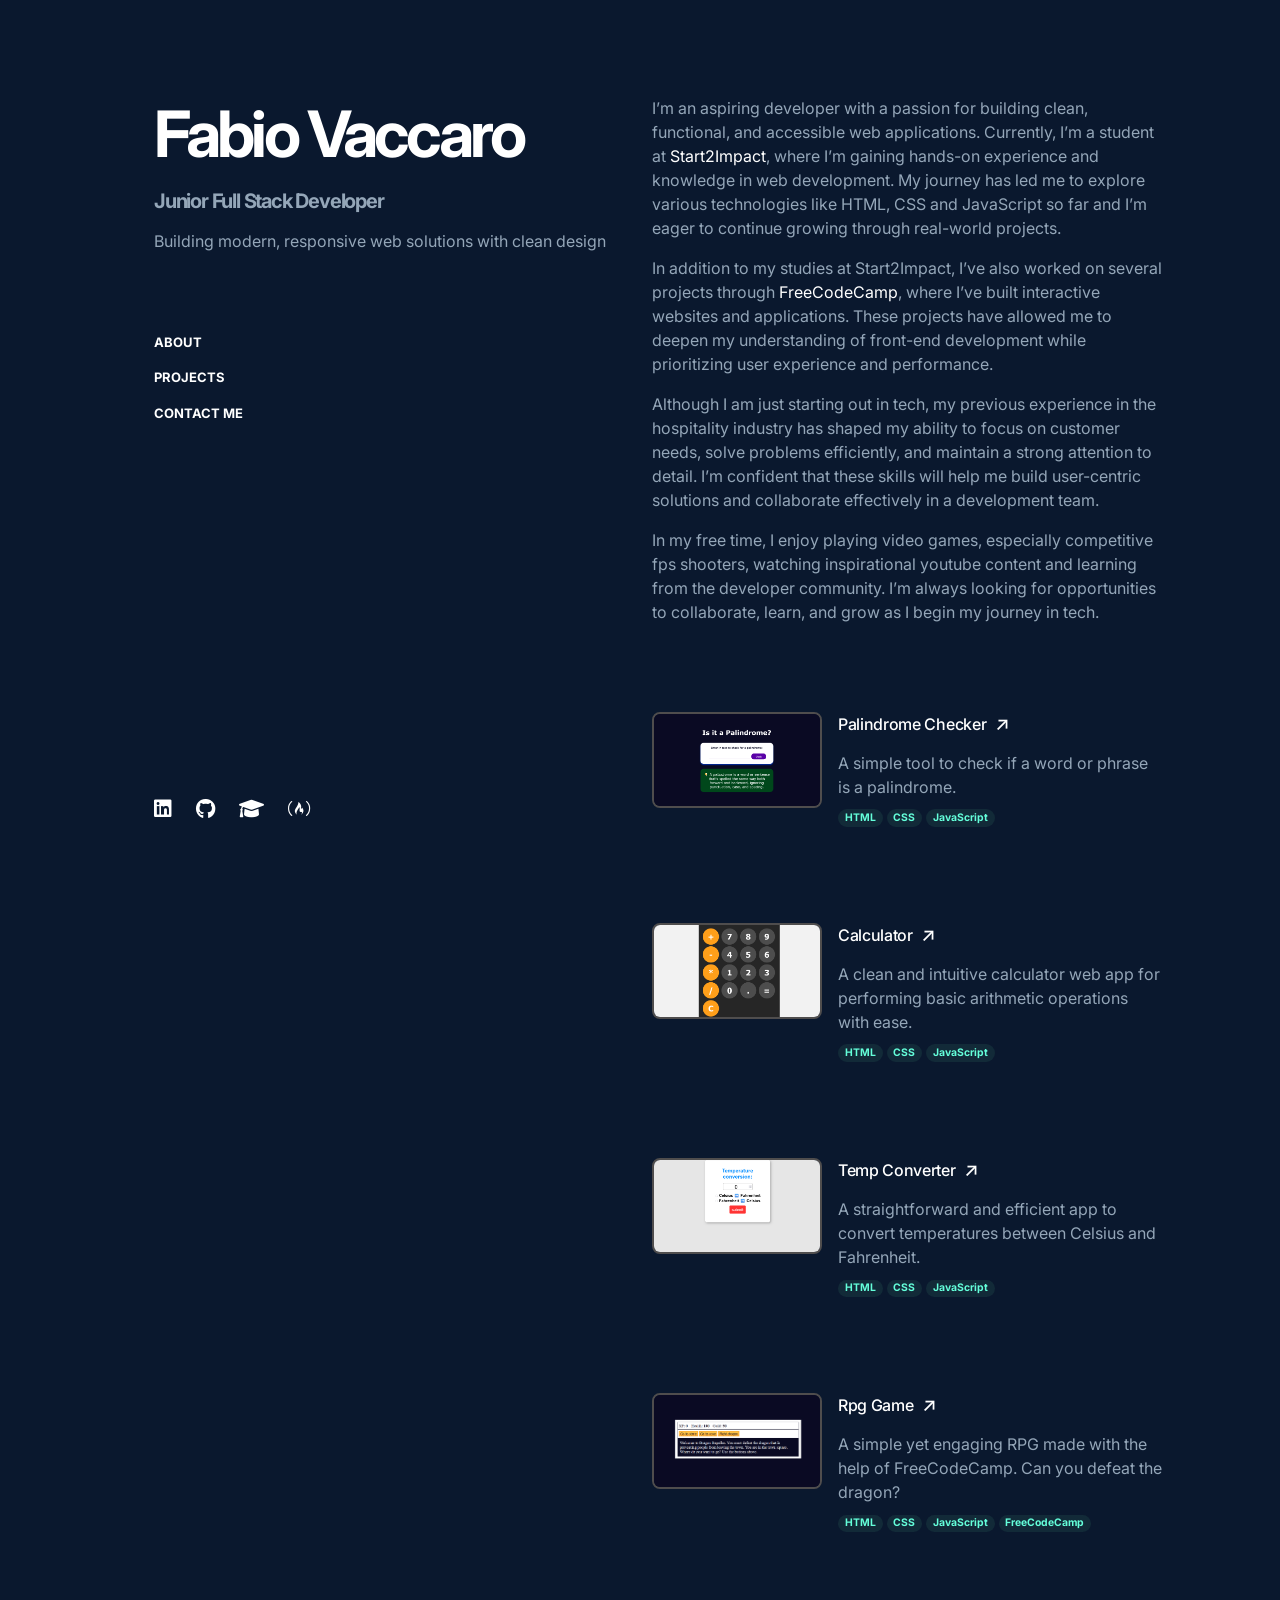
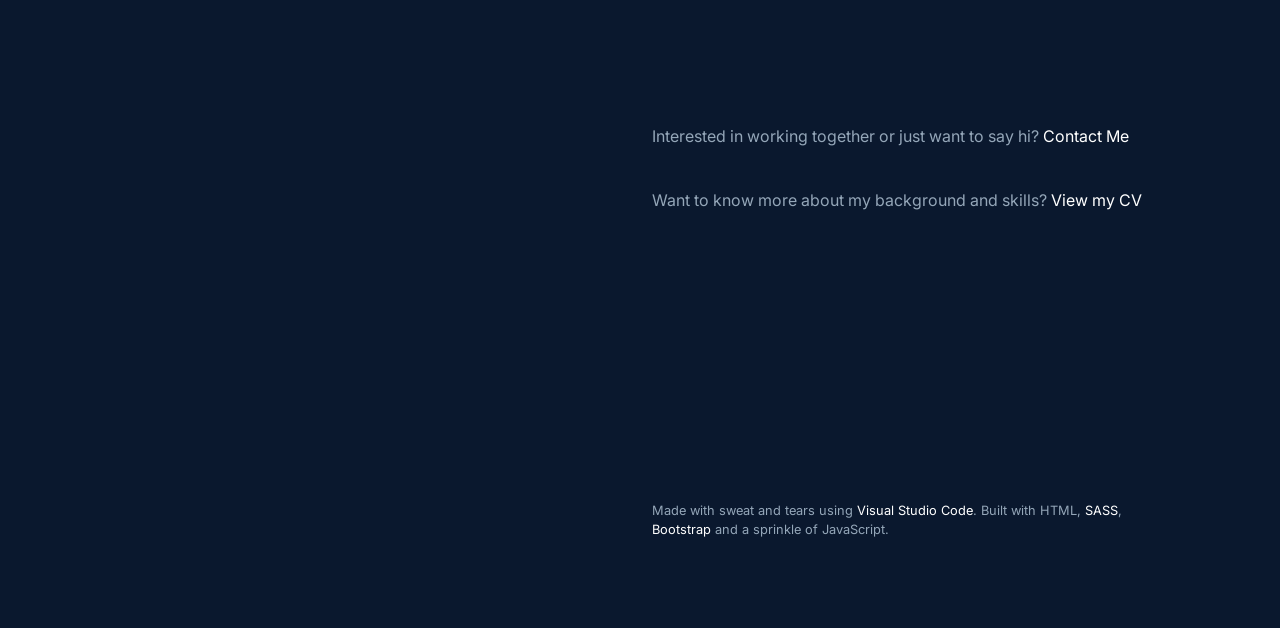
<file: index.html>
<!doctype html>
<html lang="en">

<head>
  <meta charset="UTF-8" />
  <meta name="viewport" content="width=device-width, initial-scale=1.0" />

  <!-- Meta Tag SEO -->
  <meta name="description"
    content="Fabio Vaccaro | Junior Full Stack Developer - Building modern, responsive web solutions. Explore my projects and get in touch!" />
  <meta name="keywords"
    content="Fabio Vaccaro, Full Stack Developer, Web Developer, Portfolio, JavaScript, HTML, CSS, Bootstrap" />
  <meta name="author" content="Fabio Vaccaro" />
  <meta name="robots" content="index, follow" />

  <!-- Twitter Meta Tags -->
  <meta name="twitter:card" content="summary_large_image" />
  <meta name="twitter:title" content="Fabio Vaccaro | Junior Full Stack Developer" />
  <meta name="twitter:description" content="Discover my projects and skills in web development." />
  <meta name="twitter:image" content="https://fabiovaccaro94.github.io/Portfolio2026/assets/img/preview-image.png" />
  <meta name="twitter:site" content="@yourtwitterhandle" />

  <!-- Open Graph Meta Tags -->
  <meta property="og:title" content="Fabio Vaccaro | Junior Full Stack Developer" />
  <meta property="og:description"
    content="Explore my projects and skills in web development. Passionate about clean and responsive design." />
  <meta property="og:image" content="https://fabiovaccaro94.github.io/Portfolio2026/assets/img/preview-image.png" />
  <meta property="og:url" content="https://fabiovaccaro94.github.io/Portfolio2026/" />
  <meta property="og:type" content="website" />

  <title>Portfolio - Fabio Vaccaro</title>

  <link rel="icon" type="image/x-icon" href="assets/img/favicon/favicon.ico">

  <link rel="icon" type="image/png" sizes="16x16" href="assets/img/favicon/portfolio-favicon-16x16.png">
  <link rel="icon" type="image/png" sizes="32x32" href="assets/img/favicon/portfolio-favicon-32x32.png">

  <link rel="apple-touch-icon" sizes="180x180" href="assets/img/favicon/apple-touch-icon.png">

  <link rel="icon" type="image/png" sizes="192x192" href="assets/img/favicon/android-chrome-192x192.png">
  <link rel="icon" type="image/png" sizes="512x512" href="assets/img/favicon/android-chrome-512x512.png">

  <link rel="stylesheet" href="https://cdnjs.cloudflare.com/ajax/libs/font-awesome/6.0.0-beta3/css/all.min.css" />

  <link rel="stylesheet" href="https://cdn.jsdelivr.net/npm/bootstrap@5.3.0-alpha3/dist/css/bootstrap.min.css" />

  <link rel="stylesheet" href="assets/css/style.css" />

  <link href="https://fonts.googleapis.com/css2?family=Inter:wght@400;500;700&display=swap" rel="stylesheet" />
</head>

<body class="index-page">
  <div class="container px-4 px-md-5">
    <div class="row g-4">
      <!-- Sidebar -->
      <div class="col-12 col-md-6 sidebar-sticky d-flex flex-column">
        <header class="mt-2 mt-md-5">
          <h1 class="display-3 fw-bold">
            <a href="#">Fabio Vaccaro</a>
          </h1>
          <h2 class="h5 fw-bold mt-3">Junior Full Stack Developer</h2>
          <p class="mt-3">
            Building modern, responsive web solutions with clean design
          </p>
          <nav>
            <ul class="nav d-none d-md-flex flex-column">
              <li class="nav-item"><a href="#about">ABOUT</a></li>
              <li class="nav-item"><a href="#projects">PROJECTS</a></li>
              <li class="nav-item"><a href="#contact">CONTACT ME</a></li>
            </ul>
          </nav>

          <!-- Socials -->
          <div class="socials mt-4 mb-3 mb-md-0">
            <ul class="nav">
              <li class="nav-item me-4">
                <a href="https://www.linkedin.com/in/fabio-vaccaro-b4b82b22b/" target="_blank"><i
                    class="fab fa-linkedin fa-lg"></i></a>
              </li>
              <li class="nav-item me-4">
                <a href="https://github.com/FabioVaccaro94" target="_blank"><i class="fab fa-github fa-lg"></i></a>
              </li>
              <li class="nav-item me-4">
                <a href="https://talent.start2impact.it/profile/fabiovaccaro" target="_blank"><i
                    class="fas fa-graduation-cap fa-lg"></i></a>
              </li>
              <li class="nav-item">
                <a href="https://www.freecodecamp.org/FabioVaccaro" target="_blank"><i
                    class="fa-brands fa-free-code-camp fa-lg"></i></a>
              </li>
            </ul>
          </div>
        </header>
      </div>

      <!-- Main -->
      <div class="col-12 col-md-6">
        <main id="content">
          <!-- About -->
          <section class="pt-5 pb-4" id="about">
            <h2 class="d-block d-md-none pb-4">ABOUT</h2>
            <p>
              I’m an aspiring developer with a passion for building clean,
              functional, and accessible web applications. Currently, I’m a
              student at
              <a href="https://www.start2impact.it/" target="_blank">Start2Impact</a>, where I’m
              gaining hands-on experience and knowledge in web
              development. My journey has led me to explore various
              technologies like HTML, CSS and JavaScript so far and I’m eager
              to continue growing through real-world projects.
            </p>
            <p>
              In addition to my studies at Start2Impact, I’ve also worked on
              several projects through
              <a href="https://www.freecodecamp.org/" target="_blank">FreeCodeCamp</a>, where I’ve built interactive
              websites and applications. These
              projects have allowed me to deepen my understanding of front-end
              development while prioritizing user experience and performance.
            </p>
            <p>
              Although I am just starting out in tech, my previous experience
              in the hospitality industry has shaped my ability to focus on
              customer needs, solve problems efficiently, and maintain a
              strong attention to detail. I’m confident that these skills will
              help me build user-centric solutions and collaborate effectively
              in a development team.
            </p>
            <p>
              In my free time, I enjoy playing video games, especially
              competitive fps shooters, watching inspirational youtube content
              and learning from the developer community. I’m always looking
              for opportunities to collaborate, learn, and grow as I begin my
              journey in tech.
            </p>
          </section>

          <!-- Projects section -->

          <section class="pt-5 pb-5" id="projects">
            <h2 class="d-block d-md-none">PROJECTS</h2>

            <!-- Palindrome Checker Project -->
            <div class="row gx-0 align-items-start mb-5">

              <!-- Title + Description -->
              <div class="col-12 col-md-8 order-md-2 d-flex flex-column">
                <h3>
                  <a href="https://fabiovaccaro94.github.io/palindromechecker/" target="_blank">
                    Palindrome Checker
                  </a>
                </h3>
                <p>
                  A simple tool to check if a word or phrase is a palindrome.
                </p>

                <!-- Badges -->
                <div class="tech-stack mb-5">
                  <span class="badge">HTML</span>
                  <span class="badge">CSS</span>
                  <span class="badge">JavaScript</span>
                </div>
              </div>

              <!-- Image -->
              <div class="col-12 col-md-4 order-md-1 px-0">
                <div class="project-img-container">
                  <img src="assets/img/PalindromeCheckerScreenshot.png"
                    alt="Screenshot of palindrome checker web app interface showing input field and result"
                    class="project-img" />
                </div>
              </div>

            </div>

            <!-- Calculator Project -->
            <div class="row gx-0 align-items-start mb-5">

              <!-- Title + Description -->
              <div class="col-12 col-md-8 order-md-2 d-flex flex-column">
                <h3>
                  <a href="https://fabiovaccaro94.github.io/calculator/" target="_blank">
                    Calculator
                  </a>
                </h3>
                <p>
                  A clean and intuitive calculator web app for performing
                  basic arithmetic operations with ease.
                </p>

                <!-- Badges -->
                <div class="tech-stack mb-5">
                  <span class="badge">HTML</span>
                  <span class="badge">CSS</span>
                  <span class="badge">JavaScript</span>
                </div>
              </div>

              <!-- Image -->
              <div class="col-12 col-md-4 order-md-1 px-0">
                <div class="project-img-container">
                  <img src="assets/img/CalculatorAppScreenshot.png"
                    alt="Screenshot of calculator web app interface showing numeric keypad and display for arithmetic operations"
                    class="project-img" />
                </div>
              </div>

            </div>

            <!-- Temp Converter Project -->
            <div class="row gx-0 align-items-start mb-5">

              <!-- Title + Description -->
              <div class="col-12 col-md-8 order-md-2 d-flex flex-column">
                <h3>
                  <a href="https://fabiovaccaro94.github.io/tempconverter/" target="_blank">
                    Temp Converter
                  </a>
                </h3>
                <p>
                  A straightforward and efficient app to convert temperatures
                  between Celsius and Fahrenheit.
                </p>

                <!-- Badges -->
                <div class="tech-stack mb-5">
                  <span class="badge">HTML</span>
                  <span class="badge">CSS</span>
                  <span class="badge">JavaScript</span>
                </div>
              </div>

              <!-- Image -->
              <div class="col-12 col-md-4 order-md-1 px-0">
                <div class="project-img-container">
                  <img src="assets/img/TempConverterScreenshot.png"
                    alt="Screenshot of temperature converter web app interface with celsius and fahrenheit input fields"
                    class="project-img" />
                </div>
              </div>

            </div>

            <!-- Palindrome Checker Project -->
            <div class="row gx-0 align-items-start mb-5">

              <!-- Title + Description -->
              <div class="col-12 col-md-8 order-md-2 d-flex flex-column">
                <h3>
                  <a href="https://fabiovaccaro94.github.io/rpg/" target="_blank">
                    Rpg Game
                  </a>
                </h3>
                <p>
                  A simple yet engaging RPG made with the help of FreeCodeCamp. Can you defeat the dragon?
                </p>

                <!-- Badges -->
                <div class="tech-stack mb-5">
                  <span class="badge">HTML</span>
                  <span class="badge">CSS</span>
                  <span class="badge">JavaScript</span>
                  <span class="badge">FreeCodeCamp</span>
                </div>
              </div>

              <!-- Image -->
              <div class="col-12 col-md-4 order-md-1 px-0">
                <div class="project-img-container">
                  <img src="assets/img/DragonRepellerScreenshot.png"
                    alt="Screenshot of Rpg game web app interface showing player stats and game options"
                    class="project-img" />
                </div>
              </div>

            </div>
          </section>

          <!-- Contact Me -->
          <section class="pt-5 pb-4" id="contact">
            <h2 class="d-block d-md-none pb-4">CONTACT ME</h2>
            <p>
              Interested in working together or just want to say hi?
              <a href="contact.html">Contact Me</a>
            </p>
          </section>

          <!-- Cv -->
          <section class="pb-5" id="cv">
            <p>
              Want to know more about my background and skills?
              <a href="cv.html">View my CV</a>
            </p>
          </section>

          <div class="cv-scroll-spacer d-none d-md-block" style="height: 25vh;"></div>


        </main>
        <!-- Footer -->
        <footer class="pb-5">
          <p>
            Made with sweat and tears using
            <a href="https://code.visualstudio.com/" target="_blank">Visual Studio Code</a>. Built with HTML,
            <a href="https://sass-lang.com/" target="_blank">SASS</a>,
            <a href="https://getbootstrap.com/" target="_blank">Bootstrap</a>
            and a sprinkle of <a href=""></a>JavaScript.
          </p>
        </footer>
      </div>
    </div>
  </div>

  <script src="https://cdn.jsdelivr.net/npm/bootstrap@5.3.3/dist/js/bootstrap.bundle.min.js"
    integrity="sha384-YvpcrYf0tY3lHB60NNkmXc5s9fDVZLESaAA55NDzOxhy9GkcIdslK1eN7N6jIeHz"
    crossorigin="anonymous"></script>
</body>

</html>
</file>
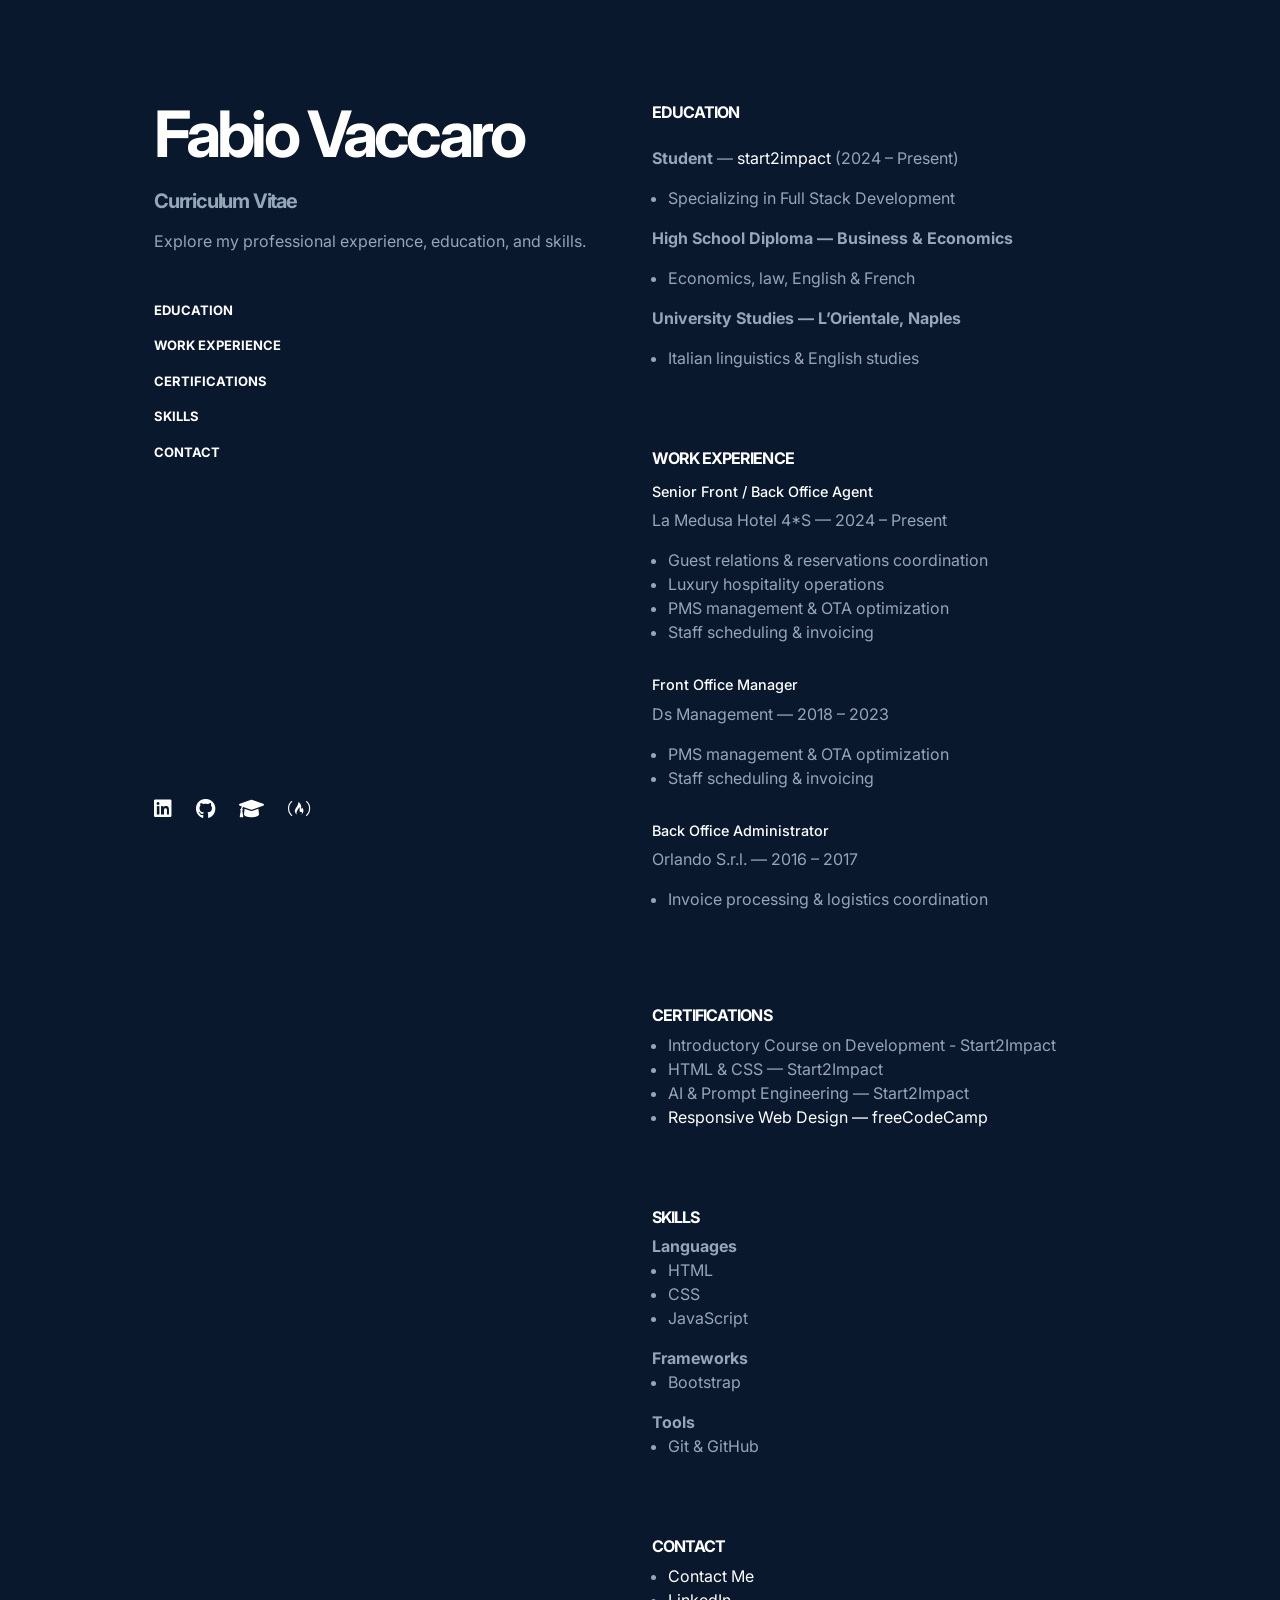
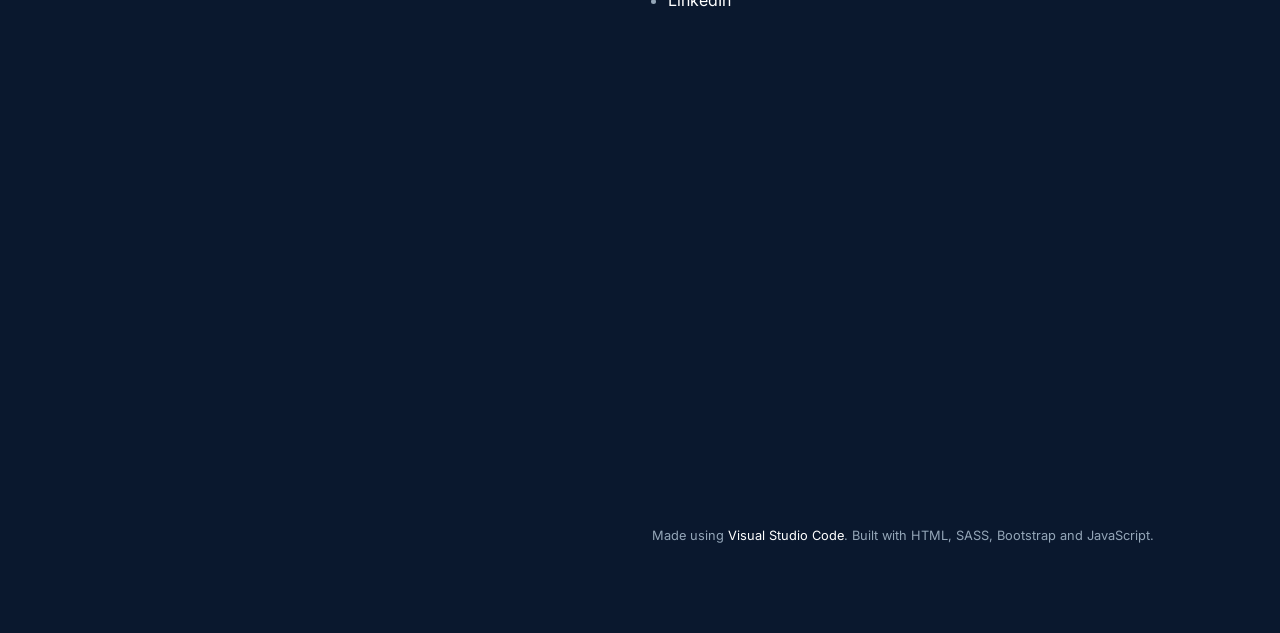
<file: cv.html>
<!doctype html>
<html lang="en">

<head>
  <meta charset="UTF-8" />
  <meta name="viewport" content="width=device-width, initial-scale=1.0" />

  <!-- Meta Tag SEO -->
  <meta name="description"
    content="View the CV of Fabio Vaccaro, Junior Full Stack Developer. Explore education, work experience, technical skills and certifications." />
  <meta name="keywords" content="Fabio Vaccaro CV, Resume, Full Stack Developer Resume, Web Developer CV, Portfolio" />
  <meta name="author" content="Fabio Vaccaro" />
  <meta name="robots" content="index, follow" />

  <!-- Twitter Meta Tags -->
  <meta name="twitter:card" content="summary_large_image" />
  <meta name="twitter:title" content="Fabio Vaccaro CV | Junior Full Stack Developer" />
  <meta name="twitter:description"
    content="Professional background, technical skills and work experience of Fabio Vaccaro." />
  <meta name="twitter:image" content="https://fabiovaccaro94.github.io/Portfolio2026/assets/img/preview-image.png" />

  <!-- Open Graph Meta Tags -->
  <meta property="og:title" content="Fabio Vaccaro CV | Junior Full Stack Developer" />
  <meta property="og:description"
    content="Explore the professional experience, education and skills of Fabio Vaccaro." />
  <meta property="og:image" content="https://fabiovaccaro94.github.io/Portfolio2026/assets/img/preview-image.png" />
  <meta property="og:url" content="https://fabiovaccaro94.github.io/Portfolio2026/cv.html" />
  <meta property="og:type" content="website" />

  <title>CV - Fabio Vaccaro</title>

  <link rel="icon" type="image/x-icon" href="assets/img/favicon/favicon.ico">

  <link rel="icon" type="image/png" sizes="16x16" href="assets/img/favicon/portfolio-favicon-16x16.png">
  <link rel="icon" type="image/png" sizes="32x32" href="assets/img/favicon/portfolio-favicon-32x32.png">

  <link rel="apple-touch-icon" sizes="180x180" href="assets/img/favicon/apple-touch-icon.png">
  
  <link rel="icon" type="image/png" sizes="192x192" href="assets/img/favicon/android-chrome-192x192.png">
  <link rel="icon" type="image/png" sizes="512x512" href="assets/img/favicon/android-chrome-512x512.png">

  <link href="https://cdn.jsdelivr.net/npm/bootstrap@5.3.3/dist/css/bootstrap.min.css" rel="stylesheet">
  <link rel="stylesheet" href="https://cdnjs.cloudflare.com/ajax/libs/font-awesome/6.0.0-beta3/css/all.min.css" />
  <link rel="stylesheet" href="assets/css/style.css">
  <link href="https://fonts.googleapis.com/css2?family=Inter:wght@400;500;700&display=swap" rel="stylesheet">
</head>

<body class="cv-page">

  <div class="container px-4 px-md-5">
    <div class="row g-4">

      <!-- Sidebar -->
      <div class="col-12 col-md-6 sidebar-sticky d-flex flex-column">
        <header class="mt-2 mt-md-5">
          <h1 class="display-3 fw-bold">
            <a href="index.html">Fabio Vaccaro</a>
          </h1>
          <h2 class="h5 fw-bold mt-3">Curriculum Vitae</h2>
          <p class="mt-3">
            Explore my professional experience, education, and skills.
          </p>

          <nav class="d-none d-md-flex mt-5">
            <ul class="nav flex-column">
              <li class="nav-item"><a href="#education">EDUCATION</a></li>
              <li class="nav-item"><a href="#work-experience">WORK EXPERIENCE</a></li>
              <li class="nav-item"><a href="#certifications">CERTIFICATIONS</a></li>
              <li class="nav-item"><a href="#skills">SKILLS</a></li>
              <li class="nav-item"><a href="#contact">CONTACT</a></li>
            </ul>
          </nav>

          <!-- Socials -->
          <div class="socials mt-4 mb-3 mb-md-0">
            <ul class="nav">
              <li class="nav-item me-4">
                <a href="https://www.linkedin.com/in/fabio-vaccaro-b4b82b22b/" target="_blank"><i
                    class="fab fa-linkedin fa-lg"></i></a>
              </li>
              <li class="nav-item me-4">
                <a href="https://github.com/FabioVaccaro94" target="_blank"><i class="fab fa-github fa-lg"></i></a>
              </li>
              <li class="nav-item me-4">
                <a href="https://talent.start2impact.it/profile/fabiovaccaro" target="_blank"><i
                    class="fas fa-graduation-cap fa-lg"></i></a>
              </li>
              <li class="nav-item">
                <a href="https://www.freecodecamp.org/nouan" target="_blank"><i
                    class="fa-brands fa-free-code-camp fa-lg"></i></a>
              </li>
            </ul>
          </div>

        </header>
      </div>

      <!-- Main Content -->
      <div class="col-12 col-md-6">
        <main class="pt-4 pt-md-5">

          <section class="cv-section mt-4" id="education">
            <h2 class="mb-4">EDUCATION</h2>

            <p><strong>Student</strong> —
              <a href="https://talent.start2impact.it/profile/fabiovaccaro" target="_blank">
                start2impact
              </a> (2024 – Present)
            </p>
            <ul>
              <li>Specializing in Full Stack Development</li>
            </ul>

            <p><strong>High School Diploma — Business & Economics</strong></p>
            <ul>
              <li>Economics, law, English & French</li>
            </ul>

            <p><strong>University Studies — L’Orientale, Naples</strong></p>
            <ul>
              <li>Italian linguistics & English studies</li>
            </ul>
          </section>

          <section class="cv-section mt-5" id="work-experience">
            <h2>WORK EXPERIENCE</h2>

            <h5>Senior Front / Back Office Agent</h5>
            <p>La Medusa Hotel 4*S — 2024 – Present</p>
            <ul>
              <li>Guest relations & reservations coordination</li>
              <li>Luxury hospitality operations</li>
              <li>PMS management & OTA optimization</li>
              <li>Staff scheduling & invoicing</li>
            </ul>

            <h5>Front Office Manager</h5>
            <p>Ds Management — 2018 – 2023</p>
            <ul>
              <li>PMS management & OTA optimization</li>
              <li>Staff scheduling & invoicing</li>
            </ul>

            <h5>Back Office Administrator</h5>
            <p>Orlando S.r.l. — 2016 – 2017</p>
            <ul>
              <li>Invoice processing & logistics coordination</li>
            </ul>
          </section>

          <section class="cv-section mt-5" id="certifications">
            <h2>CERTIFICATIONS</h2>
            <ul>
              <li>
                Introductory Course on Development - Start2Impact
              </li>
              <li>
                HTML & CSS — Start2Impact
              </li>
              <li>
                  AI & Prompt Engineering — Start2Impact
              </li>
              <li>
                <a href="https://www.freecodecamp.org/certification/nouan/responsive-web-design" target="_blank">
                  Responsive Web Design — freeCodeCamp
                </a>
              </li>
            </ul>
          </section>

          <section class="cv-section mt-5" id="skills">
            <h2>SKILLS</h2>

            <strong>Languages</strong>
            <ul>
              <li>HTML</li>
              <li>CSS</li>
              <li>JavaScript</li>
            </ul>

            <strong>Frameworks</strong>
            <ul>
              <li>Bootstrap</li>
            </ul>

            <strong>Tools</strong>
            <ul>
              <li>Git & GitHub</li>
            </ul>
          </section>

          <section class="cv-section mt-5" id="contact">
            <h2>CONTACT</h2>
            <ul>
              <li><a href="contact.html">Contact Me</a></li>
              <li><a href="https://linkedin.com" target="_blank">LinkedIn</a></li>
            </ul>
          </section>

          <div class="cv-scroll-spacer d-none d-md-block" style="height: 25vh;"></div>
          <div class="cv-scroll-spacer d-none d-md-block" style="height: 25vh;"></div>

        </main>

        <footer class="pb-5 mt-5">
          <p>
            Made using
            <a href="https://code.visualstudio.com/" target="_blank">Visual Studio Code</a>.
            Built with HTML, SASS, Bootstrap and JavaScript.
          </p>
        </footer>

      </div>

    </div>
  </div>

</body>

</html>
</file>
<file: assets/css/style.css>
@charset "UTF-8";
html {
  scroll-behavior: smooth;
}

body {
  background-color: #0a182e;
  color: #94a6b8;
  font-family: "Inter", sans-serif;
}

h1,
h2 {
  letter-spacing: -0.06em;
  line-height: 1.1;
}

section h2 {
  font-size: 1rem;
  font-weight: 700;
  color: #ffffff;
}

h3 {
  font-size: 1rem;
  font-weight: 500;
  letter-spacing: -0.02em;
  margin-top: 3rem;
  margin-bottom: 1rem;
  line-height: 1.2;
  color: #ffffff;
}
h3 a::after {
  content: "↗";
  margin-left: 0.3rem;
  font-size: 1.2em;
}

a {
  color: #ffffff;
  text-decoration: none;
  transition: color 0.2s ease;
}
a:hover {
  color: #64ffda;
}

h1 a {
  color: #ffffff;
}
h1 a:hover {
  color: #ffffff;
}

.homepage-link a {
  display: inline-flex;
  align-items: center;
}

.sidebar-sticky {
  position: sticky;
  top: 0;
  z-index: 1000;
  background-color: #0a182e;
}
.sidebar-sticky nav ul.nav li a {
  display: inline-block;
  position: relative;
  transition: transform 0.3s ease, color 0.3s ease;
}
.sidebar-sticky nav ul.nav li a:hover {
  transform: translateX(8px);
  color: #64ffda;
}
.sidebar-sticky nav ul.nav li a.active {
  color: #64ffda;
  font-weight: bold;
  transform: translateX(5px);
  transition: transform 0.3s ease, color 0.3s ease;
}
.sidebar-sticky .socials ul.nav li a {
  display: inline-block;
  transition: transform 0.3s ease, color 0.3s ease;
}
.sidebar-sticky .socials ul.nav li a:hover {
  transform: translateX(5px);
  color: #64ffda;
}
.sidebar-sticky .socials ul.nav li a.active {
  color: #64ffda;
  font-weight: bold;
  transform: translateX(5px);
}

.project-img-container {
  width: 100%;
  max-width: 200px;
  aspect-ratio: 16/9;
  border-radius: 8px;
  border: 2px solid #4f4d4d;
  overflow: hidden;
}

.project-img {
  width: 100%;
  height: 100%;
  -o-object-fit: cover;
     object-fit: cover;
}

.tech-stack {
  margin-top: 0.5rem;
}
.tech-stack .badge {
  color: #64ffda;
  font-size: 0.65rem;
  border-radius: 9999px;
  background-color: #122a38;
}

.btn-accent {
  background-color: #122a38;
  color: #64ffda;
}

.cv-section {
  padding-top: 2rem;
}
.cv-section h5 {
  font-size: 0.9rem;
  font-weight: 500;
  margin-top: 1rem;
  margin-bottom: 0.5rem;
  color: #ffffff;
}
.cv-section ul {
  padding-left: 1rem;
}
.cv-section#work-experience ul {
  padding-bottom: 1rem;
}

footer {
  font-size: 0.8rem;
}

@media (min-width: 768px) {
  .sidebar-sticky {
    height: 100vh;
    overflow-y: auto;
    padding-top: 3rem;
    padding-left: 3rem;
  }
  .sidebar-sticky header nav {
    margin-top: 5rem;
  }
  .sidebar-sticky header nav ul.nav li {
    margin-bottom: 1rem;
    font-size: small;
    font-weight: bold;
  }
  .sidebar-sticky header .socials {
    position: absolute;
    bottom: 5rem;
    left: 3rem;
  }
  main#content {
    padding-top: 3rem;
  }
  .project-img-container {
    max-width: 100%;
  }
  #projects h3 {
    margin-top: 0;
  }
  #projects .col-md-8 {
    padding-left: 1rem;
  }
  .tech-stack {
    margin-top: -0.75rem;
  }
}/*# sourceMappingURL=style.css.map */
</file>
